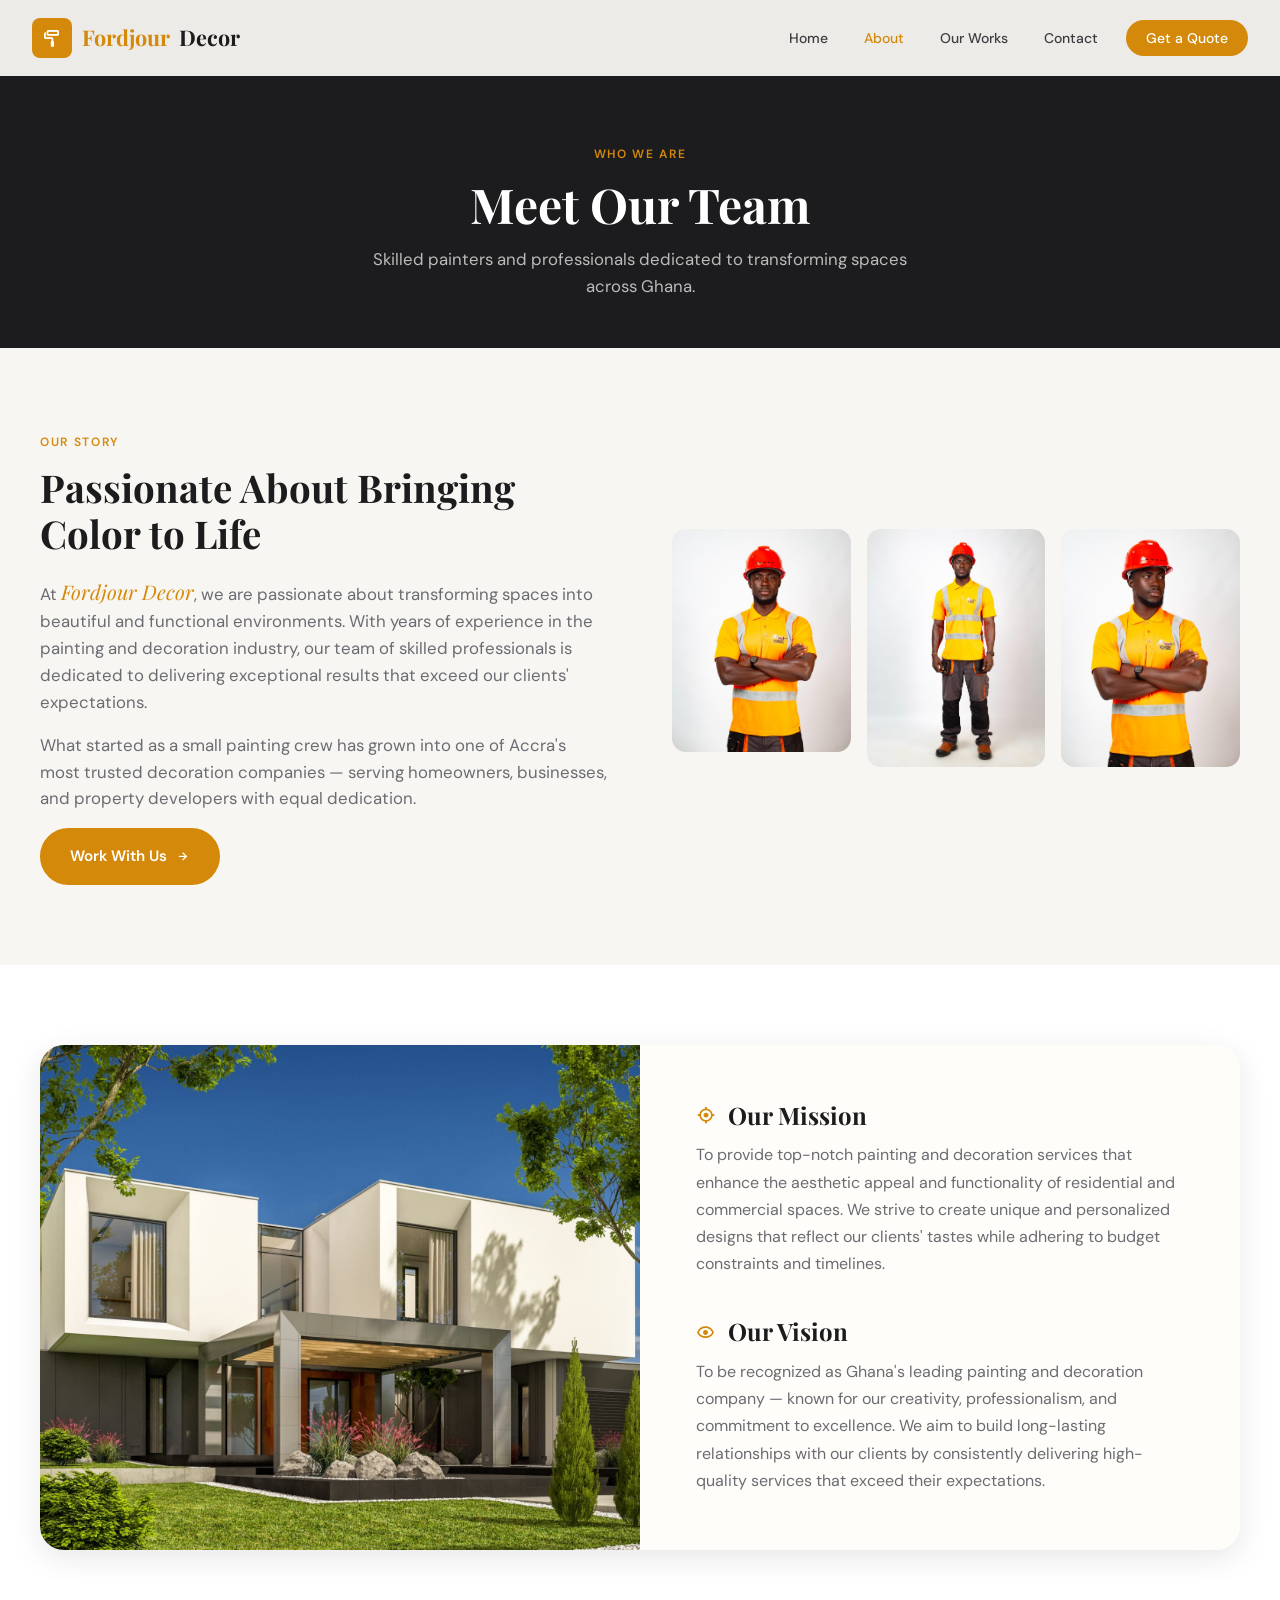
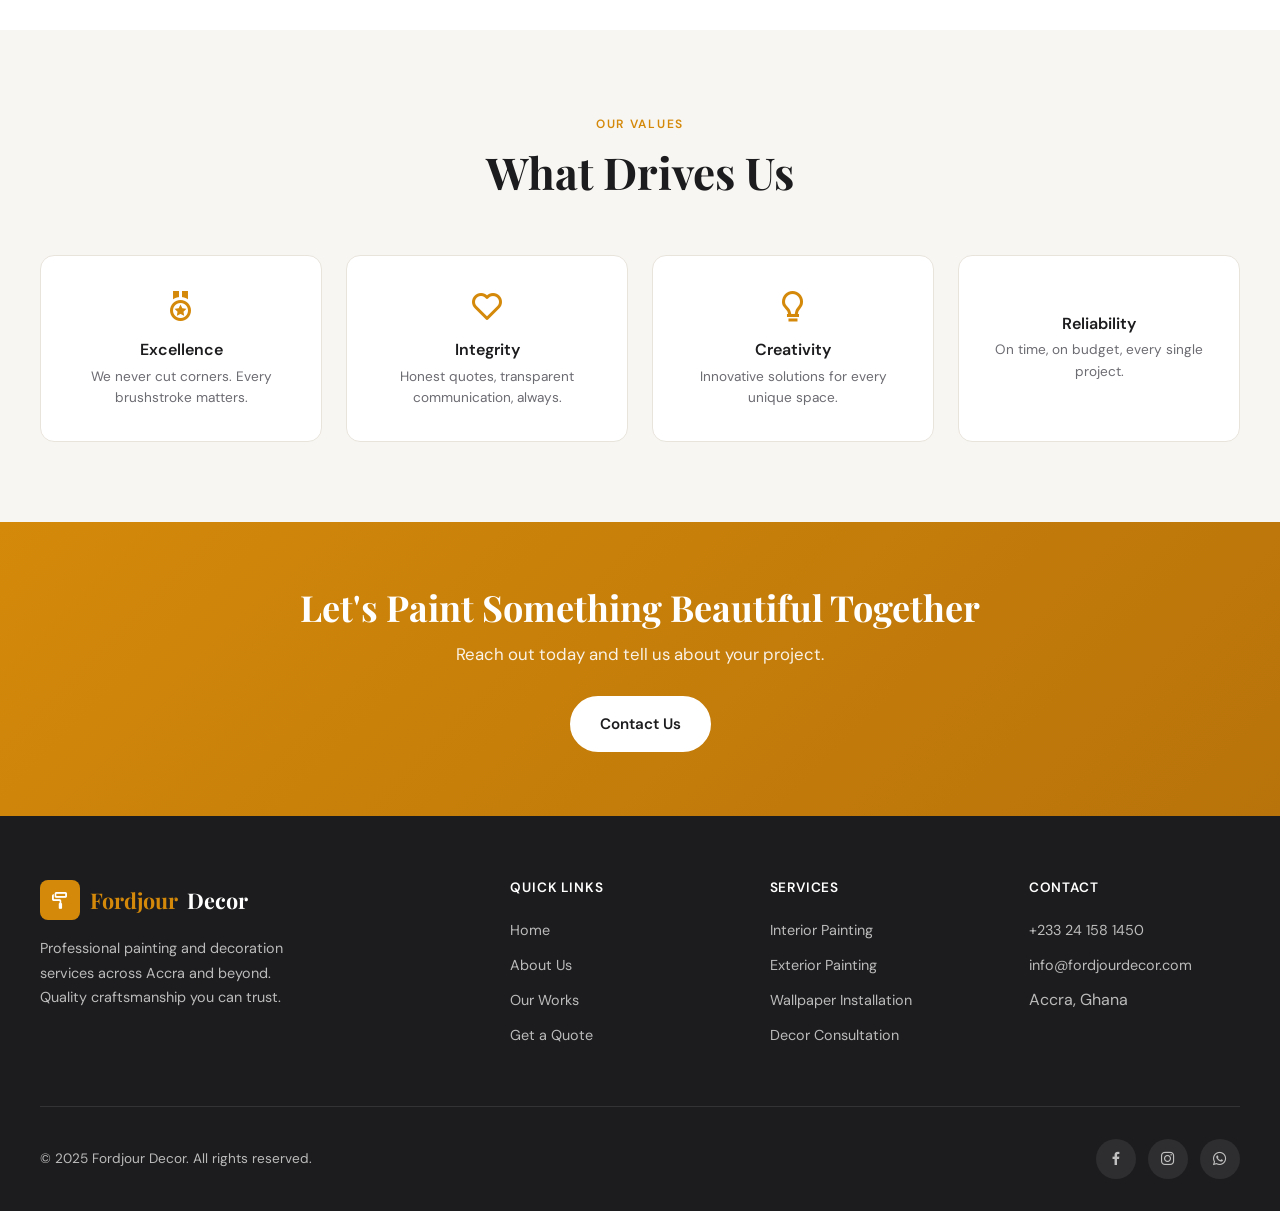
<file: about.html>
<!DOCTYPE html>
<html lang="en">
  <head>
    <meta charset="UTF-8" />
    <meta name="viewport" content="width=device-width, initial-scale=1.0" />
    <meta
      name="description"
      content="Meet the Fordjour Decor team — skilled painters and decorators serving Accra, Ghana with passion and professionalism."
    />
    <title>About Us | Fordjour Decor</title>
    <link rel="stylesheet" href="styles.css" />
    <link
      href="https://unpkg.com/boxicons@2.1.4/css/boxicons.min.css"
      rel="stylesheet"
    />
  </head>
  <body>
    <nav class="nav">
      <a href="index.html" class="logo">
        <div class="logo-icon"><i class="bx bx-paint-roll"></i></div>
        <span>Fordjour</span> Decor
      </a>
      <button class="nav-toggle" aria-label="Toggle navigation">
        <i class="bx bx-menu"></i>
      </button>
      <div class="nav-links">
        <ul>
          <li><a href="index.html">Home</a></li>
          <li><a href="about.html" class="active">About</a></li>
          <li><a href="portfolio.html">Our Works</a></li>
          <li><a href="contact.html">Contact</a></li>
          <li><a href="hire.html" class="btn-nav">Get a Quote</a></li>
        </ul>
      </div>
    </nav>

    <header class="page-header">
      <div class="container fade-in">
        <span class="section-label">Who We Are</span>
        <h1>Meet Our Team</h1>
        <p>
          Skilled painters and professionals dedicated to transforming spaces
          across Ghana.
        </p>
      </div>
    </header>

    <section>
      <div class="container">
        <div class="about-intro">
          <div class="about-intro-text fade-in">
            <span class="section-label">Our Story</span>
            <h2>Passionate About Bringing Color to Life</h2>
            <p>
              At <span class="brand-name">Fordjour Decor</span>, we are passionate
              about transforming spaces into beautiful and functional environments.
              With years of experience in the painting and decoration industry,
              our team of skilled professionals is dedicated to delivering
              exceptional results that exceed our clients' expectations.
            </p>
            <p>
              What started as a small painting crew has grown into one of Accra's
              most trusted decoration companies — serving homeowners, businesses,
              and property developers with equal dedication.
            </p>
            <a href="hire.html" class="btn btn-primary">
              Work With Us
              <i class="bx bx-right-arrow-alt"></i>
            </a>
          </div>
          <div class="about-gallery fade-in">
            <img
              src="WhatsApp Image 2025-10-01 at 10.41.32 AM (1).jpeg"
              alt="Fordjour Decor team at work"
            />
            <img
              src="WhatsApp Image 2025-10-01 at 10.41.32 AM (3).jpeg"
              alt="Painting project in progress"
            />
            <img
              src="WhatsApp Image 2025-10-01 at 10.41.32 AM (4).jpeg"
              alt="Completed decoration work"
            />
          </div>
        </div>
      </div>
    </section>

    <section class="mission-section">
      <div class="container">
        <div class="mission-grid fade-in">
          <div class="mission-image">
            <img
              src="stock-photo-modern-house-1-scaled.jpg"
              alt="Modern painted home exterior"
            />
          </div>
          <div class="mission-content">
            <div class="mission-block">
              <h3><i class="bx bx-target-lock"></i> Our Mission</h3>
              <p>
                To provide top-notch painting and decoration services that enhance
                the aesthetic appeal and functionality of residential and
                commercial spaces. We strive to create unique and personalized
                designs that reflect our clients' tastes while adhering to budget
                constraints and timelines.
              </p>
            </div>
            <div class="mission-block">
              <h3><i class="bx bx-show"></i> Our Vision</h3>
              <p>
                To be recognized as Ghana's leading painting and decoration
                company — known for our creativity, professionalism, and
                commitment to excellence. We aim to build long-lasting
                relationships with our clients by consistently delivering
                high-quality services that exceed their expectations.
              </p>
            </div>
          </div>
        </div>
      </div>
    </section>

    <section>
      <div class="container">
        <div class="section-header fade-in">
          <span class="section-label">Our Values</span>
          <h2 class="section-title">What Drives Us</h2>
        </div>
        <div class="values-grid">
          <div class="value-item fade-in">
            <i class="bx bx-medal"></i>
            <h4>Excellence</h4>
            <p>We never cut corners. Every brushstroke matters.</p>
          </div>
          <div class="value-item fade-in">
            <i class="bx bx-heart"></i>
            <h4>Integrity</h4>
            <p>Honest quotes, transparent communication, always.</p>
          </div>
          <div class="value-item fade-in">
            <i class="bx bx-bulb"></i>
            <h4>Creativity</h4>
            <p>Innovative solutions for every unique space.</p>
          </div>
          <div class="value-item fade-in">
            <i class="bx bx-handshake"></i>
            <h4>Reliability</h4>
            <p>On time, on budget, every single project.</p>
          </div>
        </div>
      </div>
    </section>

    <section class="cta-banner">
      <div class="container fade-in">
        <h2>Let's Paint Something Beautiful Together</h2>
        <p>Reach out today and tell us about your project.</p>
        <a href="contact.html" class="btn">Contact Us</a>
      </div>
    </section>

    <footer class="footer">
      <div class="container">
        <div class="footer-grid">
          <div class="footer-brand">
            <a href="index.html" class="logo">
              <div class="logo-icon"><i class="bx bx-paint-roll"></i></div>
              <span>Fordjour</span> Decor
            </a>
            <p>
              Professional painting and decoration services across Accra and
              beyond. Quality craftsmanship you can trust.
            </p>
          </div>
          <div class="footer-col">
            <h4>Quick Links</h4>
            <ul>
              <li><a href="index.html">Home</a></li>
              <li><a href="about.html">About Us</a></li>
              <li><a href="portfolio.html">Our Works</a></li>
              <li><a href="hire.html">Get a Quote</a></li>
            </ul>
          </div>
          <div class="footer-col">
            <h4>Services</h4>
            <ul>
              <li><a href="hire.html">Interior Painting</a></li>
              <li><a href="hire.html">Exterior Painting</a></li>
              <li><a href="hire.html">Wallpaper Installation</a></li>
              <li><a href="hire.html">Decor Consultation</a></li>
            </ul>
          </div>
          <div class="footer-col">
            <h4>Contact</h4>
            <ul>
              <li><a href="tel:+233241581450">+233 24 158 1450</a></li>
              <li>
                <a href="mailto:info@fordjourdecor.com">info@fordjourdecor.com</a>
              </li>
              <li>Accra, Ghana</li>
            </ul>
          </div>
        </div>
        <div class="footer-bottom">
          <p>&copy; 2025 Fordjour Decor. All rights reserved.</p>
          <div class="footer-social">
            <a href="#" aria-label="Facebook"><i class="bx bxl-facebook"></i></a>
            <a href="#" aria-label="Instagram"><i class="bx bxl-instagram"></i></a>
            <a href="#" aria-label="WhatsApp"><i class="bx bxl-whatsapp"></i></a>
          </div>
        </div>
      </div>
    </footer>

    <script src="script.js"></script>
  </body>
</html>
</file>
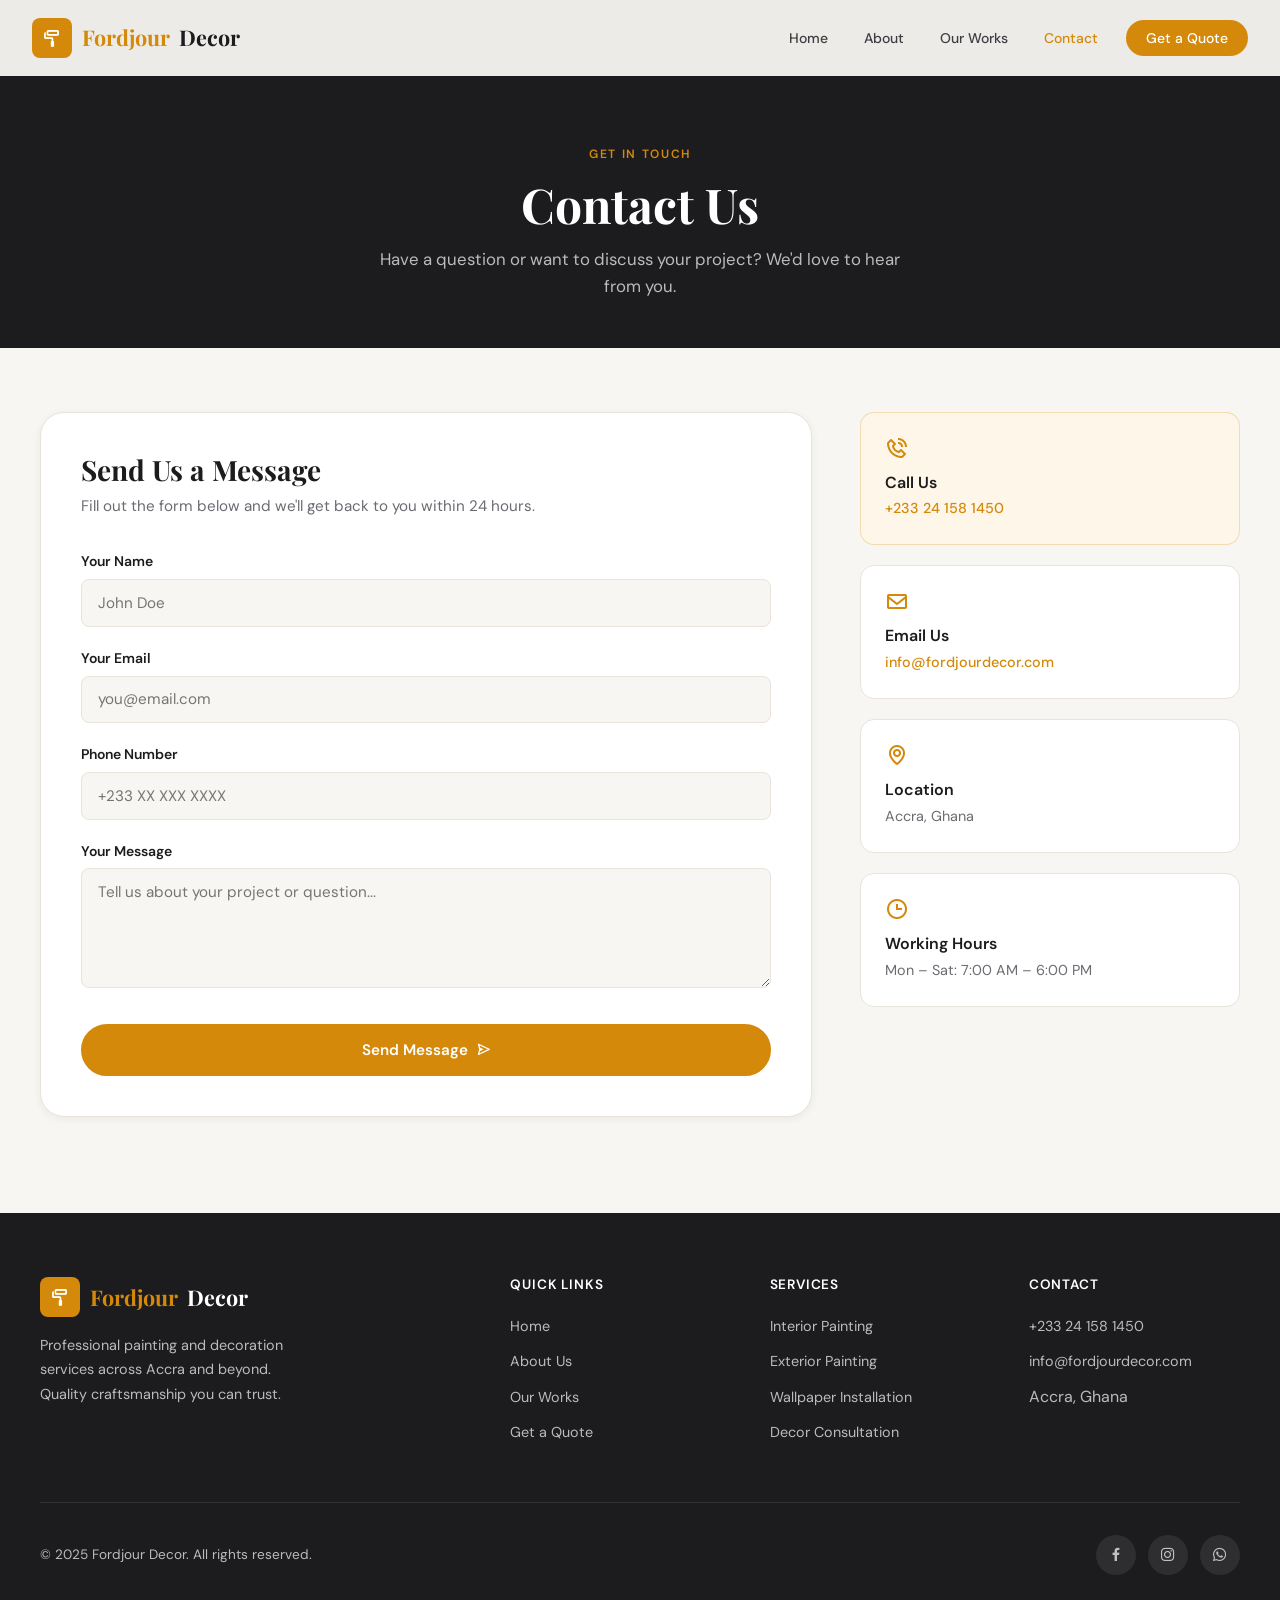
<file: contact.html>
<!DOCTYPE html>
<html lang="en">
  <head>
    <meta charset="UTF-8" />
    <meta name="viewport" content="width=device-width, initial-scale=1.0" />
    <meta
      name="description"
      content="Contact Fordjour Decor for painting and decoration services in Accra, Ghana."
    />
    <title>Contact Us | Fordjour Decor</title>
    <link rel="stylesheet" href="styles.css" />
    <link
      href="https://unpkg.com/boxicons@2.1.4/css/boxicons.min.css"
      rel="stylesheet"
    />
  </head>
  <body>
    <nav class="nav">
      <a href="index.html" class="logo">
        <div class="logo-icon"><i class="bx bx-paint-roll"></i></div>
        <span>Fordjour</span> Decor
      </a>
      <button class="nav-toggle" aria-label="Toggle navigation">
        <i class="bx bx-menu"></i>
      </button>
      <div class="nav-links">
        <ul>
          <li><a href="index.html">Home</a></li>
          <li><a href="about.html">About</a></li>
          <li><a href="portfolio.html">Our Works</a></li>
          <li><a href="contact.html" class="active">Contact</a></li>
          <li><a href="hire.html" class="btn-nav">Get a Quote</a></li>
        </ul>
      </div>
    </nav>

    <header class="page-header">
      <div class="container fade-in">
        <span class="section-label">Get in Touch</span>
        <h1>Contact Us</h1>
        <p>
          Have a question or want to discuss your project? We'd love to hear
          from you.
        </p>
      </div>
    </header>

    <section class="form-section">
      <div class="container">
        <div class="form-layout">
          <div class="form-card fade-in">
            <h2>Send Us a Message</h2>
            <p>Fill out the form below and we'll get back to you within 24 hours.</p>
            <form id="contact-form">
              <div class="form-group">
                <label for="name">Your Name</label>
                <input type="text" id="name" name="name" required placeholder="John Doe" />
              </div>
              <div class="form-group">
                <label for="email">Your Email</label>
                <input type="email" id="email" name="email" required placeholder="you@email.com" />
              </div>
              <div class="form-group">
                <label for="phone">Phone Number</label>
                <input type="tel" id="phone" name="phone" placeholder="+233 XX XXX XXXX" />
              </div>
              <div class="form-group">
                <label for="message">Your Message</label>
                <textarea id="message" name="message" required placeholder="Tell us about your project or question..."></textarea>
              </div>
              <button type="submit" class="btn btn-primary">
                Send Message
                <i class="bx bx-send"></i>
              </button>
            </form>
            <div class="form-success" id="contact-success">
              <i class="bx bx-check-circle"></i>
              <h3>Message Sent!</h3>
              <p>Thank you for reaching out. We'll be in touch soon.</p>
            </div>
          </div>

          <div class="form-sidebar fade-in">
            <div class="info-card highlight">
              <i class="bx bx-phone-call"></i>
              <h3>Call Us</h3>
              <p><a href="tel:+233241581450">+233 24 158 1450</a></p>
            </div>
            <div class="info-card">
              <i class="bx bx-envelope"></i>
              <h3>Email Us</h3>
              <p><a href="mailto:info@fordjourdecor.com">info@fordjourdecor.com</a></p>
            </div>
            <div class="info-card">
              <i class="bx bx-map"></i>
              <h3>Location</h3>
              <p>Accra, Ghana</p>
            </div>
            <div class="info-card">
              <i class="bx bx-time"></i>
              <h3>Working Hours</h3>
              <p>Mon – Sat: 7:00 AM – 6:00 PM</p>
            </div>
          </div>
        </div>
      </div>
    </section>

    <footer class="footer">
      <div class="container">
        <div class="footer-grid">
          <div class="footer-brand">
            <a href="index.html" class="logo">
              <div class="logo-icon"><i class="bx bx-paint-roll"></i></div>
              <span>Fordjour</span> Decor
            </a>
            <p>
              Professional painting and decoration services across Accra and
              beyond. Quality craftsmanship you can trust.
            </p>
          </div>
          <div class="footer-col">
            <h4>Quick Links</h4>
            <ul>
              <li><a href="index.html">Home</a></li>
              <li><a href="about.html">About Us</a></li>
              <li><a href="portfolio.html">Our Works</a></li>
              <li><a href="hire.html">Get a Quote</a></li>
            </ul>
          </div>
          <div class="footer-col">
            <h4>Services</h4>
            <ul>
              <li><a href="hire.html">Interior Painting</a></li>
              <li><a href="hire.html">Exterior Painting</a></li>
              <li><a href="hire.html">Wallpaper Installation</a></li>
              <li><a href="hire.html">Decor Consultation</a></li>
            </ul>
          </div>
          <div class="footer-col">
            <h4>Contact</h4>
            <ul>
              <li><a href="tel:+233241581450">+233 24 158 1450</a></li>
              <li>
                <a href="mailto:info@fordjourdecor.com">info@fordjourdecor.com</a>
              </li>
              <li>Accra, Ghana</li>
            </ul>
          </div>
        </div>
        <div class="footer-bottom">
          <p>&copy; 2025 Fordjour Decor. All rights reserved.</p>
          <div class="footer-social">
            <a href="#" aria-label="Facebook"><i class="bx bxl-facebook"></i></a>
            <a href="#" aria-label="Instagram"><i class="bx bxl-instagram"></i></a>
            <a href="#" aria-label="WhatsApp"><i class="bx bxl-whatsapp"></i></a>
          </div>
        </div>
      </div>
    </footer>

    <script src="script.js"></script>
  </body>
</html>
</file>
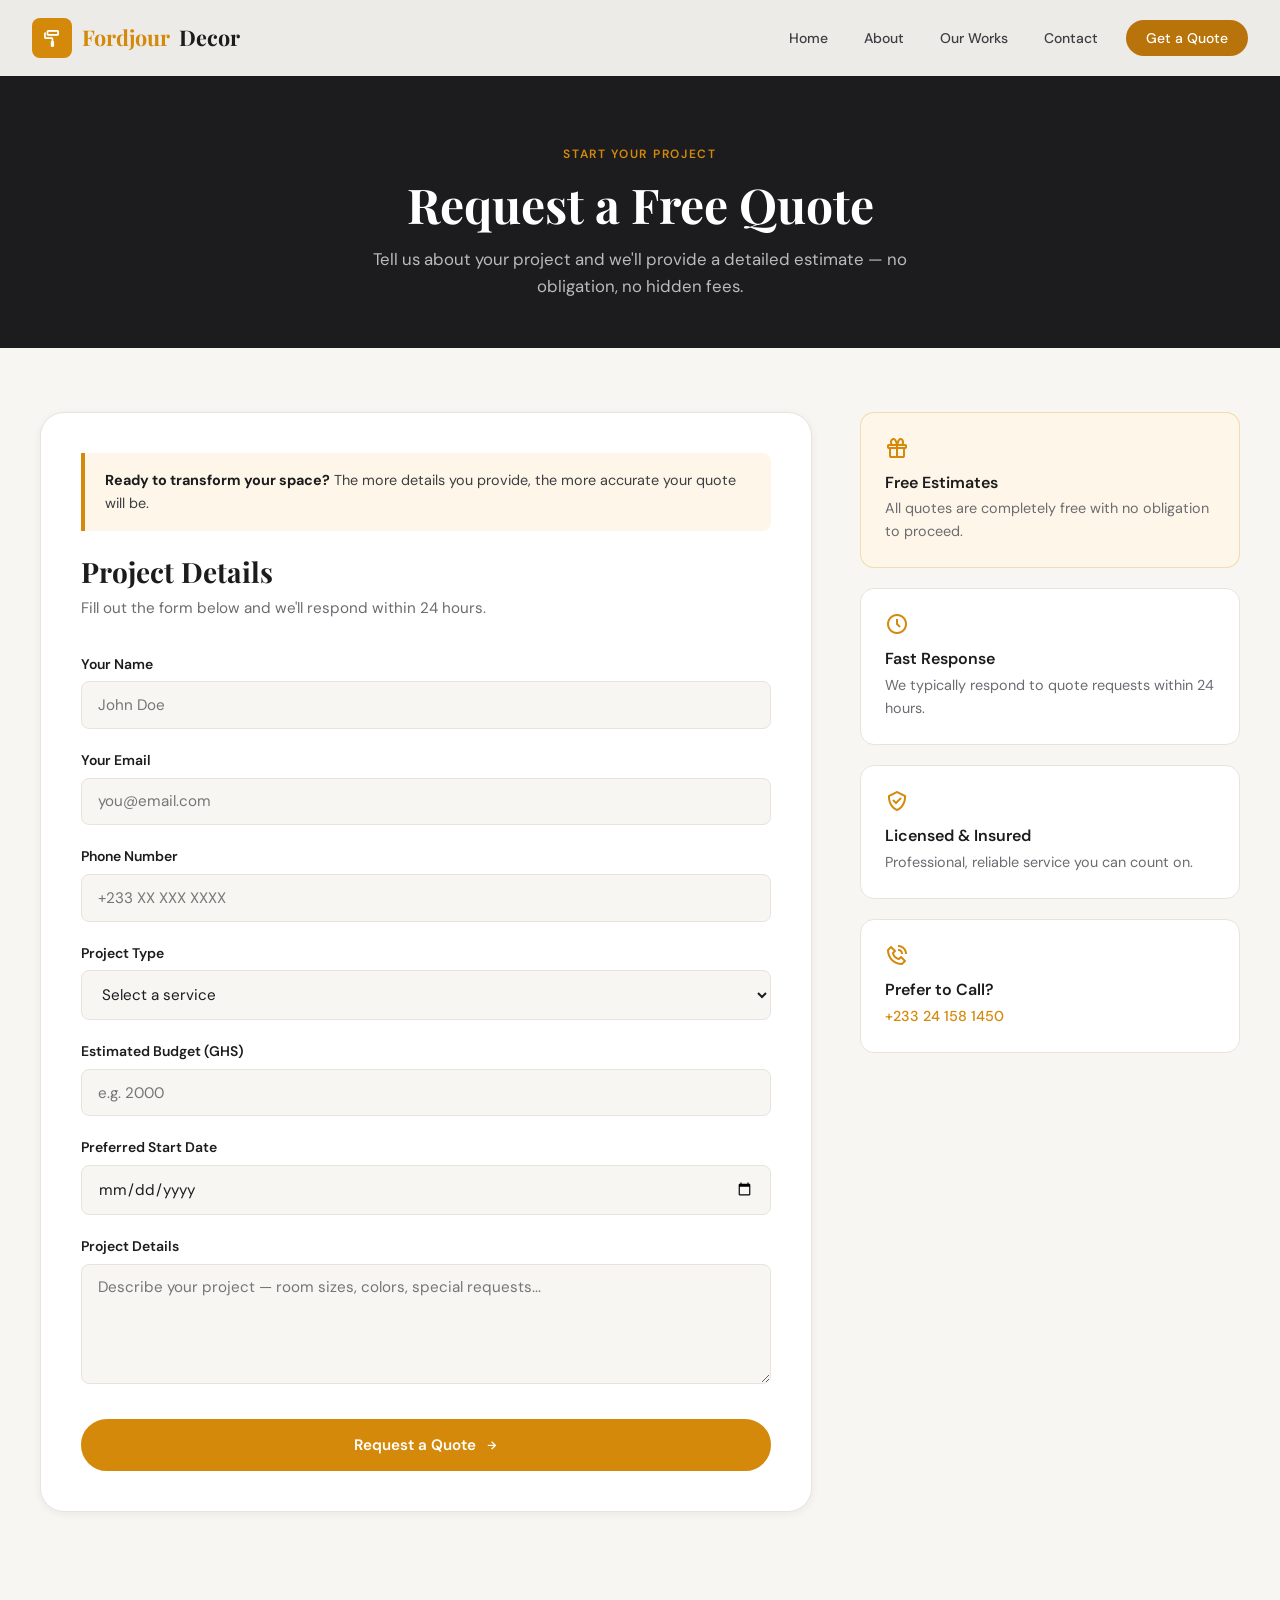
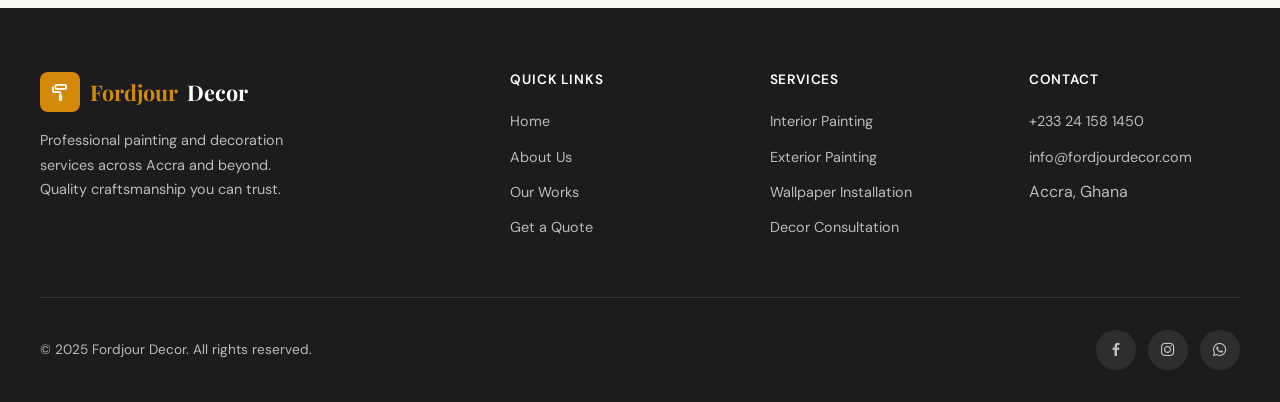
<file: hire.html>
<!DOCTYPE html>
<html lang="en">
  <head>
    <meta charset="UTF-8" />
    <meta name="viewport" content="width=device-width, initial-scale=1.0" />
    <meta
      name="description"
      content="Request a free painting quote from Fordjour Decor. Interior, exterior, and wallpaper services in Accra, Ghana."
    />
    <title>Get a Quote | Fordjour Decor</title>
    <link rel="stylesheet" href="styles.css" />
    <link
      href="https://unpkg.com/boxicons@2.1.4/css/boxicons.min.css"
      rel="stylesheet"
    />
  </head>
  <body>
    <nav class="nav">
      <a href="index.html" class="logo">
        <div class="logo-icon"><i class="bx bx-paint-roll"></i></div>
        <span>Fordjour</span> Decor
      </a>
      <button class="nav-toggle" aria-label="Toggle navigation">
        <i class="bx bx-menu"></i>
      </button>
      <div class="nav-links">
        <ul>
          <li><a href="index.html">Home</a></li>
          <li><a href="about.html">About</a></li>
          <li><a href="portfolio.html">Our Works</a></li>
          <li><a href="contact.html">Contact</a></li>
          <li><a href="hire.html" class="btn-nav active">Get a Quote</a></li>
        </ul>
      </div>
    </nav>

    <header class="page-header">
      <div class="container fade-in">
        <span class="section-label">Start Your Project</span>
        <h1>Request a Free Quote</h1>
        <p>
          Tell us about your project and we'll provide a detailed estimate — no
          obligation, no hidden fees.
        </p>
      </div>
    </header>

    <section class="form-section">
      <div class="container">
        <div class="form-layout">
          <div class="form-card fade-in">
            <div class="form-tip">
              <strong>Ready to transform your space?</strong> The more details
              you provide, the more accurate your quote will be.
            </div>
            <h2>Project Details</h2>
            <p>Fill out the form below and we'll respond within 24 hours.</p>
            <form id="hire-form">
              <div class="form-group">
                <label for="name">Your Name</label>
                <input type="text" id="name" name="name" required placeholder="John Doe" />
              </div>
              <div class="form-group">
                <label for="email">Your Email</label>
                <input type="email" id="email" name="email" required placeholder="you@email.com" />
              </div>
              <div class="form-group">
                <label for="phone">Phone Number</label>
                <input type="tel" id="phone" name="phone" required placeholder="+233 XX XXX XXXX" />
              </div>
              <div class="form-group">
                <label for="project-type">Project Type</label>
                <select id="project-type" name="project-type" required>
                  <option value="">Select a service</option>
                  <option value="interior">Interior Painting</option>
                  <option value="exterior">Exterior Painting</option>
                  <option value="wallpaper">Wallpaper Installation</option>
                  <option value="consultation">Decor Consultation</option>
                  <option value="other">Other</option>
                </select>
              </div>
              <div class="form-group">
                <label for="budget">Estimated Budget (GHS)</label>
                <input type="number" id="budget" name="budget" min="0" placeholder="e.g. 2000" />
              </div>
              <div class="form-group">
                <label for="start-date">Preferred Start Date</label>
                <input type="date" id="start-date" name="start-date" />
              </div>
              <div class="form-group">
                <label for="details">Project Details</label>
                <textarea
                  id="details"
                  name="details"
                  required
                  placeholder="Describe your project — room sizes, colors, special requests..."
                ></textarea>
              </div>
              <button type="submit" class="btn btn-primary">
                Request a Quote
                <i class="bx bx-right-arrow-alt"></i>
              </button>
            </form>
            <div class="form-success" id="hire-success">
              <i class="bx bx-check-circle"></i>
              <h3>Quote Request Received!</h3>
              <p>We'll review your project details and get back to you within 24 hours.</p>
            </div>
          </div>

          <div class="form-sidebar fade-in">
            <div class="info-card highlight">
              <i class="bx bx-gift"></i>
              <h3>Free Estimates</h3>
              <p>All quotes are completely free with no obligation to proceed.</p>
            </div>
            <div class="info-card">
              <i class="bx bx-time-five"></i>
              <h3>Fast Response</h3>
              <p>We typically respond to quote requests within 24 hours.</p>
            </div>
            <div class="info-card">
              <i class="bx bx-check-shield"></i>
              <h3>Licensed & Insured</h3>
              <p>Professional, reliable service you can count on.</p>
            </div>
            <div class="info-card">
              <i class="bx bx-phone-call"></i>
              <h3>Prefer to Call?</h3>
              <p><a href="tel:+233241581450">+233 24 158 1450</a></p>
            </div>
          </div>
        </div>
      </div>
    </section>

    <footer class="footer">
      <div class="container">
        <div class="footer-grid">
          <div class="footer-brand">
            <a href="index.html" class="logo">
              <div class="logo-icon"><i class="bx bx-paint-roll"></i></div>
              <span>Fordjour</span> Decor
            </a>
            <p>
              Professional painting and decoration services across Accra and
              beyond. Quality craftsmanship you can trust.
            </p>
          </div>
          <div class="footer-col">
            <h4>Quick Links</h4>
            <ul>
              <li><a href="index.html">Home</a></li>
              <li><a href="about.html">About Us</a></li>
              <li><a href="portfolio.html">Our Works</a></li>
              <li><a href="hire.html">Get a Quote</a></li>
            </ul>
          </div>
          <div class="footer-col">
            <h4>Services</h4>
            <ul>
              <li><a href="hire.html">Interior Painting</a></li>
              <li><a href="hire.html">Exterior Painting</a></li>
              <li><a href="hire.html">Wallpaper Installation</a></li>
              <li><a href="hire.html">Decor Consultation</a></li>
            </ul>
          </div>
          <div class="footer-col">
            <h4>Contact</h4>
            <ul>
              <li><a href="tel:+233241581450">+233 24 158 1450</a></li>
              <li>
                <a href="mailto:info@fordjourdecor.com">info@fordjourdecor.com</a>
              </li>
              <li>Accra, Ghana</li>
            </ul>
          </div>
        </div>
        <div class="footer-bottom">
          <p>&copy; 2025 Fordjour Decor. All rights reserved.</p>
          <div class="footer-social">
            <a href="#" aria-label="Facebook"><i class="bx bxl-facebook"></i></a>
            <a href="#" aria-label="Instagram"><i class="bx bxl-instagram"></i></a>
            <a href="#" aria-label="WhatsApp"><i class="bx bxl-whatsapp"></i></a>
          </div>
        </div>
      </div>
    </footer>

    <script src="script.js"></script>
  </body>
</html>
</file>
<file: styles.css>
/* =============================================
   Fordjour Decor — Painting Company Design System
   ============================================= */

@import url("https://fonts.googleapis.com/css2?family=DM+Sans:ital,opsz,wght@0,9..40,400;0,9..40,500;0,9..40,600;0,9..40,700;1,9..40,400&family=Playfair+Display:ital,wght@0,500;0,600;0,700;1,500&display=swap");

:root {
  --color-bg: #f8f6f2;
  --color-bg-alt: #ffffff;
  --color-surface: #fffdf9;
  --color-dark: #1c1c1e;
  --color-dark-soft: #2e2e32;
  --color-text: #3d3d42;
  --color-text-muted: #6b6b72;
  --color-accent: #d4890a;
  --color-accent-light: #f0a830;
  --color-accent-dark: #b8730a;
  --color-accent-bg: #fef6e8;
  --color-border: #e8e4dc;
  --color-success: #2d6a4f;

  --font-display: "Playfair Display", Georgia, serif;
  --font-body: "DM Sans", system-ui, sans-serif;

  --radius-sm: 8px;
  --radius-md: 14px;
  --radius-lg: 24px;
  --radius-full: 999px;

  --shadow-sm: 0 2px 8px rgba(28, 28, 30, 0.06);
  --shadow-md: 0 8px 30px rgba(28, 28, 30, 0.1);
  --shadow-lg: 0 20px 60px rgba(28, 28, 30, 0.14);

  --nav-height: 76px;
  --container: 1200px;
  --transition: 0.3s cubic-bezier(0.4, 0, 0.2, 1);
}

*,
*::before,
*::after {
  margin: 0;
  padding: 0;
  box-sizing: border-box;
}

html {
  scroll-behavior: smooth;
}

body {
  font-family: var(--font-body);
  font-size: 16px;
  line-height: 1.6;
  color: var(--color-text);
  background: var(--color-bg);
  overflow-x: hidden;
}

img,
video {
  display: block;
  max-width: 100%;
}

a {
  color: inherit;
  text-decoration: none;
}

ul {
  list-style: none;
}

.container {
  width: min(var(--container), 100% - 2.5rem);
  margin-inline: auto;
}

/* ---- Typography ---- */

h1,
h2,
h3,
h4 {
  font-family: var(--font-display);
  color: var(--color-dark);
  line-height: 1.2;
}

.section-label {
  display: inline-block;
  font-size: 0.75rem;
  font-weight: 600;
  letter-spacing: 0.14em;
  text-transform: uppercase;
  color: var(--color-accent);
  margin-bottom: 0.75rem;
}

.section-title {
  font-size: clamp(2rem, 4vw, 2.75rem);
  margin-bottom: 1rem;
}

.section-desc {
  font-size: 1.05rem;
  color: var(--color-text-muted);
  max-width: 560px;
}

/* ---- Buttons ---- */

.btn {
  display: inline-flex;
  align-items: center;
  justify-content: center;
  gap: 0.5rem;
  padding: 0.875rem 1.75rem;
  font-family: var(--font-body);
  font-size: 0.95rem;
  font-weight: 600;
  border-radius: var(--radius-full);
  border: 2px solid transparent;
  cursor: pointer;
  transition: all var(--transition);
  white-space: nowrap;
}

.btn-primary {
  background: var(--color-accent);
  color: #fff;
  border-color: var(--color-accent);
}

.btn-primary:hover {
  background: var(--color-accent-dark);
  border-color: var(--color-accent-dark);
  transform: translateY(-2px);
  box-shadow: var(--shadow-md);
}

.btn-outline {
  background: transparent;
  color: #fff;
  border-color: rgba(255, 255, 255, 0.7);
}

.btn-outline:hover {
  background: #fff;
  color: var(--color-dark);
  border-color: #fff;
}

.btn-dark {
  background: var(--color-dark);
  color: #fff;
  border-color: var(--color-dark);
}

.btn-dark:hover {
  background: var(--color-dark-soft);
  transform: translateY(-2px);
}

/* ---- Navigation ---- */

.nav {
  position: fixed;
  top: 0;
  left: 0;
  right: 0;
  z-index: 1000;
  height: var(--nav-height);
  display: flex;
  align-items: center;
  justify-content: space-between;
  padding: 0 2rem;
  background: rgba(255, 253, 249, 0.92);
  backdrop-filter: blur(12px);
  border-bottom: 1px solid transparent;
  transition: all var(--transition);
}

.nav.scrolled {
  border-bottom-color: var(--color-border);
  box-shadow: var(--shadow-sm);
}

.logo {
  display: flex;
  align-items: center;
  gap: 0.6rem;
  font-family: var(--font-display);
  font-size: 1.35rem;
  font-weight: 700;
  color: var(--color-dark);
}

.logo-icon {
  display: flex;
  align-items: center;
  justify-content: center;
  width: 40px;
  height: 40px;
  background: var(--color-accent);
  color: #fff;
  border-radius: var(--radius-sm);
  font-size: 1.25rem;
}

.logo span {
  color: var(--color-accent);
}

.nav-links ul {
  display: flex;
  align-items: center;
  gap: 0.25rem;
}

.nav-links a {
  padding: 0.5rem 1rem;
  font-size: 0.875rem;
  font-weight: 500;
  color: var(--color-text);
  border-radius: var(--radius-full);
  transition: all var(--transition);
}

.nav-links a:hover,
.nav-links a.active {
  color: var(--color-accent);
}

.nav-links a.btn-nav {
  background: var(--color-accent);
  color: #fff;
  margin-left: 0.5rem;
  padding: 0.55rem 1.25rem;
}

.nav-links a.btn-nav:hover,
.nav-links a.btn-nav.active {
  background: var(--color-accent-dark);
  color: #fff;
}

.nav-toggle {
  display: none;
  background: none;
  border: none;
  font-size: 1.75rem;
  color: var(--color-dark);
  cursor: pointer;
  padding: 0.25rem;
}

/* ---- Hero ---- */

.hero {
  position: relative;
  min-height: 100vh;
  display: flex;
  align-items: center;
  padding-top: var(--nav-height);
  background:
    linear-gradient(135deg, rgba(28, 28, 30, 0.75) 0%, rgba(28, 28, 30, 0.45) 100%),
    url("avi-werde-hHz4yrvxwlA-unsplash.jpg") center / cover no-repeat;
  color: #fff;
}

.hero-content {
  position: relative;
  z-index: 1;
  max-width: 680px;
}

.hero-badge {
  display: inline-flex;
  align-items: center;
  gap: 0.5rem;
  padding: 0.4rem 1rem;
  background: rgba(255, 255, 255, 0.12);
  border: 1px solid rgba(255, 255, 255, 0.2);
  border-radius: var(--radius-full);
  font-size: 0.8rem;
  font-weight: 500;
  margin-bottom: 1.5rem;
  backdrop-filter: blur(8px);
}

.hero-badge i {
  color: var(--color-accent-light);
}

.hero h1 {
  font-size: clamp(2.5rem, 6vw, 4rem);
  color: #fff;
  margin-bottom: 1.25rem;
  letter-spacing: -0.02em;
}

.hero h1 em {
  font-style: italic;
  color: var(--color-accent-light);
}

.hero p {
  font-size: 1.15rem;
  color: rgba(255, 255, 255, 0.85);
  margin-bottom: 2rem;
  max-width: 520px;
  line-height: 1.7;
}

.hero-actions {
  display: flex;
  flex-wrap: wrap;
  gap: 1rem;
}

.hero-stats {
  display: flex;
  gap: 3rem;
  margin-top: 4rem;
  padding-top: 2rem;
  border-top: 1px solid rgba(255, 255, 255, 0.15);
}

.hero-stat strong {
  display: block;
  font-family: var(--font-display);
  font-size: 2rem;
  color: var(--color-accent-light);
  line-height: 1;
  margin-bottom: 0.25rem;
}

.hero-stat span {
  font-size: 0.85rem;
  color: rgba(255, 255, 255, 0.65);
}

/* ---- Page Header (inner pages) ---- */

.page-header {
  padding: calc(var(--nav-height) + 4rem) 0 3rem;
  background: var(--color-dark);
  color: #fff;
  text-align: center;
}

.page-header h1 {
  font-size: clamp(2rem, 4vw, 3rem);
  color: #fff;
  margin-bottom: 0.75rem;
}

.page-header p {
  color: rgba(255, 255, 255, 0.7);
  font-size: 1.05rem;
  max-width: 540px;
  margin-inline: auto;
}

/* ---- Sections ---- */

section {
  padding: 5rem 0;
}

.section-header {
  text-align: center;
  margin-bottom: 3.5rem;
}

.section-header .section-desc {
  margin-inline: auto;
}

/* ---- Services ---- */

.services {
  background: var(--color-bg-alt);
}

.services-grid {
  display: grid;
  grid-template-columns: repeat(auto-fit, minmax(320px, 1fr));
  gap: 1.75rem;
}

.service-card {
  position: relative;
  border-radius: var(--radius-lg);
  overflow: hidden;
  background: var(--color-dark);
  aspect-ratio: 3 / 4;
  cursor: pointer;
  box-shadow: var(--shadow-md);
  transition: transform var(--transition), box-shadow var(--transition);
}

.service-card:hover {
  transform: translateY(-6px);
  box-shadow: var(--shadow-lg);
}

.service-card video {
  position: absolute;
  inset: 0;
  width: 100%;
  height: 100%;
  object-fit: cover;
  filter: brightness(0.7);
  transition: filter var(--transition), transform 0.6s ease;
}

.service-card:hover video {
  filter: brightness(0.85);
  transform: scale(1.05);
}

.service-card-overlay {
  position: absolute;
  inset: 0;
  background: linear-gradient(to top, rgba(28, 28, 30, 0.92) 0%, transparent 60%);
  display: flex;
  flex-direction: column;
  justify-content: flex-end;
  padding: 2rem;
  z-index: 2;
}

.service-icon {
  width: 48px;
  height: 48px;
  display: flex;
  align-items: center;
  justify-content: center;
  background: var(--color-accent);
  border-radius: var(--radius-sm);
  color: #fff;
  font-size: 1.4rem;
  margin-bottom: 1rem;
}

.service-card h3 {
  font-size: 1.4rem;
  color: #fff;
  margin-bottom: 0.5rem;
}

.service-card p {
  font-size: 0.9rem;
  color: rgba(255, 255, 255, 0.75);
  line-height: 1.5;
}

/* ---- Why Us ---- */

.why-us {
  background: var(--color-bg);
}

.why-grid {
  display: grid;
  grid-template-columns: repeat(auto-fit, minmax(240px, 1fr));
  gap: 1.5rem;
}

.why-card {
  background: var(--color-bg-alt);
  border: 1px solid var(--color-border);
  border-radius: var(--radius-md);
  padding: 2rem;
  transition: all var(--transition);
}

.why-card:hover {
  border-color: var(--color-accent);
  box-shadow: var(--shadow-sm);
  transform: translateY(-4px);
}

.why-card i {
  font-size: 2rem;
  color: var(--color-accent);
  margin-bottom: 1rem;
}

.why-card h3 {
  font-size: 1.15rem;
  margin-bottom: 0.5rem;
}

.why-card p {
  font-size: 0.9rem;
  color: var(--color-text-muted);
}

/* ---- Testimonials ---- */

.testimonials {
  background: var(--color-dark);
  color: #fff;
}

.testimonials .section-label {
  color: var(--color-accent-light);
}

.testimonials .section-title {
  color: #fff;
}

.testimonials-grid {
  display: grid;
  grid-template-columns: repeat(auto-fit, minmax(300px, 1fr));
  gap: 1.5rem;
}

.testimonial-card {
  background: rgba(255, 255, 255, 0.06);
  border: 1px solid rgba(255, 255, 255, 0.1);
  border-radius: var(--radius-md);
  padding: 2rem;
  transition: background var(--transition);
}

.testimonial-card:hover {
  background: rgba(255, 255, 255, 0.1);
}

.testimonial-stars {
  color: var(--color-accent-light);
  font-size: 1rem;
  margin-bottom: 1rem;
  letter-spacing: 2px;
}

.testimonial-card blockquote {
  font-size: 0.95rem;
  line-height: 1.7;
  color: rgba(255, 255, 255, 0.85);
  margin-bottom: 1.5rem;
  font-style: italic;
}

.testimonial-author {
  display: flex;
  align-items: center;
  gap: 0.875rem;
}

.testimonial-author img {
  width: 48px;
  height: 48px;
  border-radius: 50%;
  object-fit: cover;
  border: 2px solid var(--color-accent);
}

.testimonial-author strong {
  display: block;
  font-size: 0.9rem;
  color: #fff;
}

.testimonial-author span {
  font-size: 0.8rem;
  color: rgba(255, 255, 255, 0.5);
}

/* ---- CTA Banner ---- */

.cta-banner {
  background: linear-gradient(135deg, var(--color-accent) 0%, var(--color-accent-dark) 100%);
  padding: 4rem 0;
  text-align: center;
}

.cta-banner h2 {
  font-size: clamp(1.75rem, 3vw, 2.25rem);
  color: #fff;
  margin-bottom: 0.75rem;
}

.cta-banner p {
  color: rgba(255, 255, 255, 0.9);
  margin-bottom: 1.75rem;
  font-size: 1.05rem;
}

.cta-banner .btn {
  background: #fff;
  color: var(--color-dark);
  border-color: #fff;
}

.cta-banner .btn:hover {
  background: var(--color-dark);
  color: #fff;
  border-color: var(--color-dark);
}

/* ---- About Page ---- */

.about-intro {
  display: grid;
  grid-template-columns: 1fr 1fr;
  gap: 4rem;
  align-items: center;
}

.about-intro-text h2 {
  font-size: clamp(1.75rem, 3vw, 2.5rem);
  margin-bottom: 1.25rem;
}

.about-intro-text p {
  color: var(--color-text-muted);
  margin-bottom: 1rem;
  font-size: 1.05rem;
}

.about-intro-text .brand-name {
  font-family: var(--font-display);
  font-style: italic;
  color: var(--color-accent);
  font-size: 1.2em;
}

.about-gallery {
  display: grid;
  grid-template-columns: repeat(3, 1fr);
  gap: 1rem;
}

.about-gallery img {
  width: 100%;
  aspect-ratio: 3 / 4;
  object-fit: cover;
  border-radius: var(--radius-md);
  transition: transform var(--transition);
}

.about-gallery img:hover {
  transform: scale(1.03);
}

.about-gallery img:first-child {
  grid-row: span 2;
  aspect-ratio: auto;
}

.mission-section {
  background: var(--color-bg-alt);
}

.mission-grid {
  display: grid;
  grid-template-columns: 1fr 1fr;
  gap: 0;
  border-radius: var(--radius-lg);
  overflow: hidden;
  box-shadow: var(--shadow-md);
}

.mission-image img {
  width: 100%;
  height: 100%;
  min-height: 480px;
  object-fit: cover;
}

.mission-content {
  padding: 3.5rem;
  background: var(--color-surface);
  display: flex;
  flex-direction: column;
  justify-content: center;
}

.mission-block {
  margin-bottom: 2.5rem;
}

.mission-block:last-child {
  margin-bottom: 0;
}

.mission-block h3 {
  font-size: 1.5rem;
  margin-bottom: 0.75rem;
  display: flex;
  align-items: center;
  gap: 0.75rem;
}

.mission-block h3 i {
  color: var(--color-accent);
  font-size: 1.25rem;
}

.mission-block p {
  color: var(--color-text-muted);
  line-height: 1.7;
}

.values-grid {
  display: grid;
  grid-template-columns: repeat(auto-fit, minmax(200px, 1fr));
  gap: 1.5rem;
}

.value-item {
  text-align: center;
  padding: 2rem 1.5rem;
  background: var(--color-bg-alt);
  border-radius: var(--radius-md);
  border: 1px solid var(--color-border);
}

.value-item i {
  font-size: 2.25rem;
  color: var(--color-accent);
  margin-bottom: 1rem;
}

.value-item h4 {
  font-family: var(--font-body);
  font-size: 1rem;
  font-weight: 600;
  margin-bottom: 0.4rem;
}

.value-item p {
  font-size: 0.85rem;
  color: var(--color-text-muted);
}

/* ---- Portfolio ---- */

.portfolio-filters {
  display: flex;
  flex-wrap: wrap;
  justify-content: center;
  gap: 0.75rem;
  margin-bottom: 2.5rem;
}

.filter-btn {
  padding: 0.5rem 1.25rem;
  font-family: var(--font-body);
  font-size: 0.875rem;
  font-weight: 500;
  background: var(--color-bg-alt);
  border: 1px solid var(--color-border);
  border-radius: var(--radius-full);
  cursor: pointer;
  transition: all var(--transition);
  color: var(--color-text);
}

.filter-btn:hover,
.filter-btn.active {
  background: var(--color-accent);
  border-color: var(--color-accent);
  color: #fff;
}

.portfolio-grid {
  display: grid;
  grid-template-columns: repeat(auto-fill, minmax(340px, 1fr));
  gap: 2rem;
}

.portfolio-item {
  background: var(--color-bg-alt);
  border-radius: var(--radius-lg);
  overflow: hidden;
  box-shadow: var(--shadow-sm);
  transition: all var(--transition);
}

.portfolio-item:hover {
  box-shadow: var(--shadow-md);
  transform: translateY(-4px);
}

.portfolio-media {
  position: relative;
  aspect-ratio: 16 / 10;
  overflow: hidden;
  background: var(--color-dark);
}

.portfolio-media video {
  width: 100%;
  height: 100%;
  object-fit: cover;
  transition: transform 0.5s ease;
}

.portfolio-item:hover .portfolio-media video {
  transform: scale(1.05);
}

.portfolio-info {
  padding: 1.25rem 1.5rem;
}

.portfolio-tag {
  display: inline-block;
  font-size: 0.7rem;
  font-weight: 600;
  letter-spacing: 0.08em;
  text-transform: uppercase;
  color: var(--color-accent);
  background: var(--color-accent-bg);
  padding: 0.25rem 0.75rem;
  border-radius: var(--radius-full);
  margin-bottom: 0.5rem;
}

.portfolio-info h3 {
  font-family: var(--font-body);
  font-size: 1rem;
  font-weight: 600;
  margin-bottom: 0.25rem;
}

.portfolio-info p {
  font-size: 0.85rem;
  color: var(--color-text-muted);
  display: flex;
  align-items: center;
  gap: 0.35rem;
}

.portfolio-info p i {
  color: var(--color-accent);
}

/* ---- Forms ---- */

.form-section {
  padding: 4rem 0 6rem;
}

.form-layout {
  display: grid;
  grid-template-columns: 1fr 380px;
  gap: 3rem;
  align-items: start;
}

.form-card {
  background: var(--color-bg-alt);
  border: 1px solid var(--color-border);
  border-radius: var(--radius-lg);
  padding: 2.5rem;
  box-shadow: var(--shadow-sm);
}

.form-card h2 {
  font-size: 1.75rem;
  margin-bottom: 0.5rem;
}

.form-card > p {
  color: var(--color-text-muted);
  margin-bottom: 2rem;
  font-size: 0.95rem;
}

.form-group {
  margin-bottom: 1.25rem;
}

.form-group label {
  display: block;
  font-size: 0.875rem;
  font-weight: 600;
  color: var(--color-dark);
  margin-bottom: 0.4rem;
}

.form-group input,
.form-group textarea,
.form-group select {
  width: 100%;
  padding: 0.8rem 1rem;
  font-family: var(--font-body);
  font-size: 0.95rem;
  color: var(--color-dark);
  background: var(--color-bg);
  border: 1px solid var(--color-border);
  border-radius: var(--radius-sm);
  transition: border-color var(--transition), box-shadow var(--transition);
}

.form-group input:focus,
.form-group textarea:focus,
.form-group select:focus {
  outline: none;
  border-color: var(--color-accent);
  box-shadow: 0 0 0 3px rgba(212, 137, 10, 0.15);
}

.form-group textarea {
  min-height: 120px;
  resize: vertical;
}

.form-card .btn {
  width: 100%;
  margin-top: 0.5rem;
}

.form-sidebar {
  display: flex;
  flex-direction: column;
  gap: 1.25rem;
}

.info-card {
  background: var(--color-bg-alt);
  border: 1px solid var(--color-border);
  border-radius: var(--radius-md);
  padding: 1.5rem;
}

.info-card.highlight {
  background: var(--color-accent-bg);
  border-color: rgba(212, 137, 10, 0.25);
}

.info-card i {
  font-size: 1.5rem;
  color: var(--color-accent);
  margin-bottom: 0.75rem;
}

.info-card h3 {
  font-family: var(--font-body);
  font-size: 1rem;
  font-weight: 600;
  margin-bottom: 0.35rem;
}

.info-card p {
  font-size: 0.9rem;
  color: var(--color-text-muted);
}

.info-card a {
  color: var(--color-accent);
  font-weight: 500;
}

.info-card a:hover {
  text-decoration: underline;
}

.form-tip {
  background: var(--color-accent-bg);
  border-left: 4px solid var(--color-accent);
  border-radius: 0 var(--radius-sm) var(--radius-sm) 0;
  padding: 1rem 1.25rem;
  margin-bottom: 1.5rem;
  font-size: 0.9rem;
  color: var(--color-text);
}

.form-tip strong {
  color: var(--color-dark);
}

.form-success {
  display: none;
  text-align: center;
  padding: 2rem;
}

.form-success.show {
  display: block;
}

.form-success i {
  font-size: 3rem;
  color: var(--color-success);
  margin-bottom: 1rem;
}

.form-success h3 {
  margin-bottom: 0.5rem;
}

.form-success p {
  color: var(--color-text-muted);
}

/* ---- Footer ---- */

.footer {
  background: var(--color-dark);
  color: rgba(255, 255, 255, 0.7);
  padding: 4rem 0 2rem;
}

.footer-grid {
  display: grid;
  grid-template-columns: 2fr 1fr 1fr 1fr;
  gap: 3rem;
  margin-bottom: 3rem;
}

.footer-brand .logo {
  margin-bottom: 1rem;
  color: #fff;
}

.footer-brand p {
  font-size: 0.9rem;
  line-height: 1.7;
  max-width: 280px;
}

.footer-col h4 {
  font-family: var(--font-body);
  font-size: 0.85rem;
  font-weight: 600;
  letter-spacing: 0.06em;
  text-transform: uppercase;
  color: #fff;
  margin-bottom: 1.25rem;
}

.footer-col ul li {
  margin-bottom: 0.6rem;
}

.footer-col a {
  font-size: 0.9rem;
  transition: color var(--transition);
}

.footer-col a:hover {
  color: var(--color-accent-light);
}

.footer-bottom {
  padding-top: 2rem;
  border-top: 1px solid rgba(255, 255, 255, 0.1);
  display: flex;
  justify-content: space-between;
  align-items: center;
  flex-wrap: wrap;
  gap: 1rem;
  font-size: 0.85rem;
}

.footer-social {
  display: flex;
  gap: 0.75rem;
}

.footer-social a {
  display: flex;
  align-items: center;
  justify-content: center;
  width: 40px;
  height: 40px;
  background: rgba(255, 255, 255, 0.08);
  border-radius: 50%;
  font-size: 1.1rem;
  transition: all var(--transition);
}

.footer-social a:hover {
  background: var(--color-accent);
  color: #fff;
}

/* ---- Animations ---- */

.fade-in {
  opacity: 0;
  transform: translateY(24px);
  transition: opacity 0.6s ease, transform 0.6s ease;
}

.fade-in.visible {
  opacity: 1;
  transform: translateY(0);
}

/* ---- Responsive ---- */

@media (max-width: 1024px) {
  .footer-grid {
    grid-template-columns: 1fr 1fr;
  }

  .about-intro {
    grid-template-columns: 1fr;
    gap: 2.5rem;
  }

  .mission-grid {
    grid-template-columns: 1fr;
  }

  .mission-image img {
    min-height: 300px;
  }

  .form-layout {
    grid-template-columns: 1fr;
  }
}

@media (max-width: 768px) {
  .nav-toggle {
    display: block;
  }

  .nav-links {
    position: fixed;
    top: 0;
    right: 0;
    width: min(320px, 85vw);
    height: 100vh;
    background: var(--color-bg-alt);
    padding: calc(var(--nav-height) + 1rem) 2rem 2rem;
    box-shadow: var(--shadow-lg);
    transform: translateX(100%);
    transition: transform var(--transition);
  }

  .nav-links.active {
    transform: translateX(0);
  }

  .nav-links ul {
    flex-direction: column;
    align-items: stretch;
    gap: 0.25rem;
  }

  .nav-links a {
    display: block;
    padding: 0.875rem 1rem;
    font-size: 1rem;
  }

  .nav-links a.btn-nav {
    margin-left: 0;
    text-align: center;
    margin-top: 0.5rem;
  }

  .hero-stats {
    gap: 2rem;
    flex-wrap: wrap;
  }

  .about-gallery {
    grid-template-columns: 1fr 1fr;
  }

  .about-gallery img:first-child {
    grid-row: auto;
    grid-column: span 2;
    aspect-ratio: 16 / 9;
  }

  .footer-grid {
    grid-template-columns: 1fr;
    gap: 2rem;
  }

  .footer-bottom {
    flex-direction: column;
    text-align: center;
  }

  .portfolio-grid {
    grid-template-columns: 1fr;
  }
}

@media (max-width: 480px) {
  .nav {
    padding: 0 1.25rem;
  }

  section {
    padding: 3.5rem 0;
  }

  .hero-actions {
    flex-direction: column;
  }

  .hero-actions .btn {
    width: 100%;
  }

  .form-card {
    padding: 1.5rem;
  }

  .mission-content {
    padding: 2rem;
  }
}
</file>
